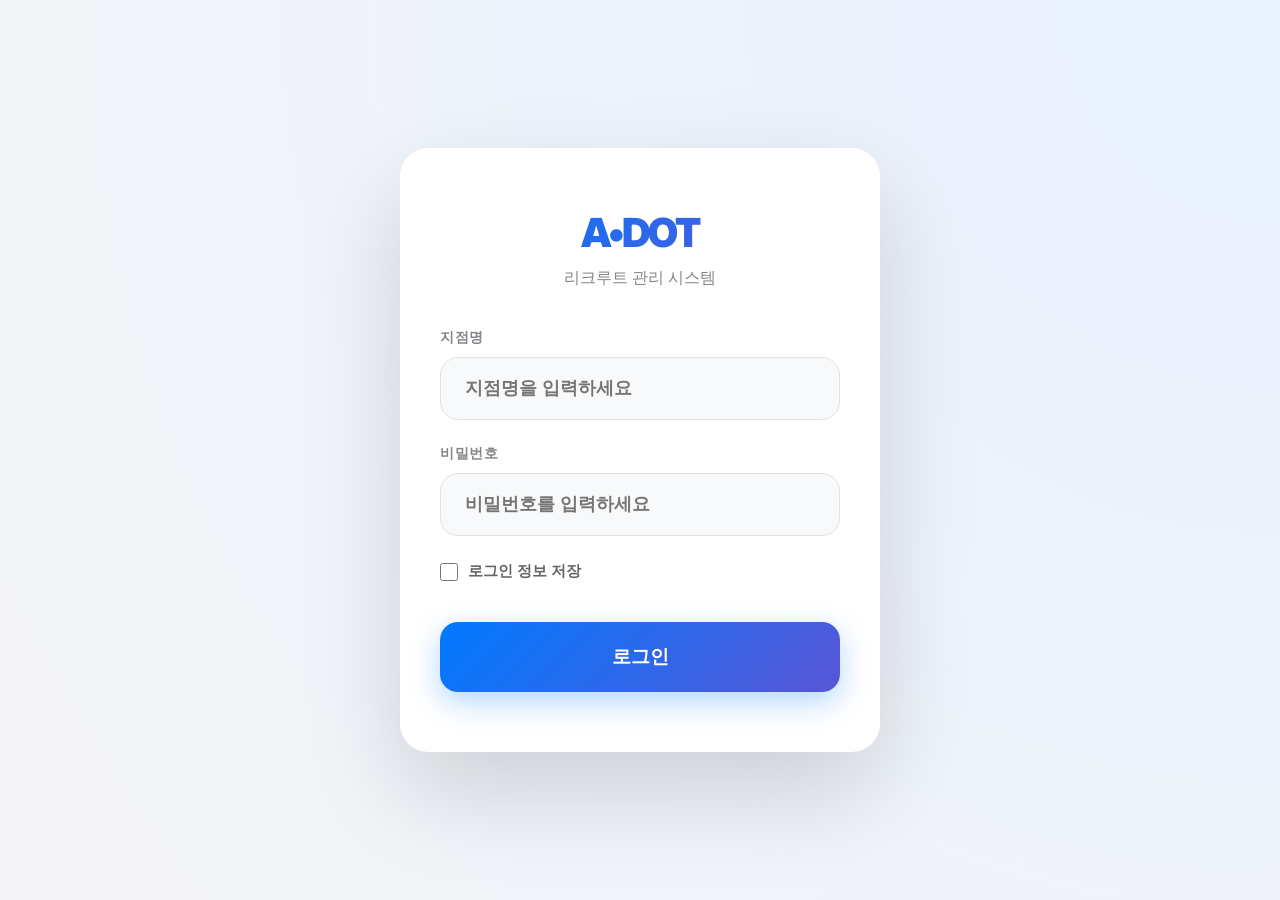
<file: index.html>
<!DOCTYPE html>
<html lang="ko">

<head>
    <meta charset="UTF-8">
    <meta name="viewport" content="width=device-width, initial-scale=1.0">
    <title>에이닷 리크루트 관리 시스템</title>

    <link rel="preconnect" href="https://fonts.googleapis.com">
    <link rel="preconnect" href="https://fonts.gstatic.com" crossorigin>
    <link href="https://fonts.googleapis.com/css2?family=Inter:wght@400;500;600;700;800;900&display=swap"
        rel="stylesheet">

    <link rel="stylesheet" href="style.css?v=7">
    <script>
        if (!localStorage.getItem('recruit_session')) {
            window.location.href = 'login.html';
        }
    </script>
</head>

<body>
    <div id="pull-to-refresh-indicator"
        style="position: fixed; top: -60px; left: 0; width: 100%; height: 60px; display: flex; justify-content: center; align-items: center; z-index: 1500; transition: transform 0.2s ease;">
        <div class="refresh-spinner"
            style="width: 25px; height: 25px; border: 3px solid rgba(0, 122, 255, 0.2); border-top: 3px solid #007aff; border-radius: 50%;">
        </div>
    </div>
    <div id="loading-overlay"
        style="position: fixed; top: 0; left: 0; width: 100%; height: 100%; background: white; z-index: 2000; display: flex; justify-content: center; align-items: center;">
        <div
            style="width: 40px; height: 40px; border: 4px solid #f3f3f3; border-top: 4px solid #007aff; border-radius: 50%; animation: spin 1s linear infinite;">
        </div>
    </div>
    <style>
        @keyframes spin {
            0% {
                transform: rotate(0deg);
            }

            100% {
                transform: rotate(360deg);
            }
        }
    </style>

    <div class="container">
        <header>
            <div class="user-info-bar">
                <span id="user-branch-display"></span>
                <button id="logout-btn">로그아웃</button>
            </div>
            <h1 class="brand">
                <span class="brand-top">A•DOT 리크루트</span>
                <span class="brand-bottom">관리 시스템</span>
            </h1>
            <p class="subtitle">모든 지원 현황을 한눈에 관리하세요</p>
        </header>

        <section class="search-container">
            <input type="text" id="search-input" placeholder="지점명, 이름, 전화번호 또는 주소로 검색" autocomplete="off">
        </section>

        <main>
            <!-- Document Pass Section -->
            <section id="section-pass" style="margin-bottom: 60px;">
                <div style="display: flex; align-items: center; gap: 12px; margin-bottom: 25px; padding: 0 10px;">
                    <span style="font-size: 1.5rem;">📝</span>
                    <h2 style="font-size: 1.5rem; font-weight: 900; color: #1a202c;">서류합격</h2>
                    <span id="count-pass"
                        style="background: var(--primary); color: white; padding: 2px 12px; border-radius: 20px; font-size: 0.9rem; font-weight: 800;">0</span>
                </div>
                <div id="grid-pass" class="grid"></div>
            </section>

            <!-- Interview Pass Section (New) -->
            <section id="section-finalized" style="margin-bottom: 60px;">
                <div style="display: flex; align-items: center; gap: 12px; margin-bottom: 25px; padding: 0 10px;">
                    <span style="font-size: 1.5rem;">✅</span>
                    <h2 style="font-size: 1.5rem; font-weight: 900; color: #276749;">집체교육 대기자</h2>
                    <span id="count-finalized"
                        style="background: #276749; color: white; padding: 2px 12px; border-radius: 20px; font-size: 0.9rem; font-weight: 800;">0</span>
                </div>
                <div id="grid-finalized" class="grid"></div>
            </section>

            <!-- All Applicants Section -->
            <section id="section-all">
                <div style="display: flex; align-items: center; gap: 12px; margin-bottom: 25px; padding: 0 10px;">
                    <span style="font-size: 1.5rem;">👥</span>
                    <h2 style="font-size: 1.5rem; font-weight: 900; color: #1a202c;">지원자 정보</h2>
                    <span id="count-all"
                        style="background: #e2e8f0; color: #4a5568; padding: 2px 12px; border-radius: 20px; font-size: 0.9rem; font-weight: 800;">0</span>
                </div>
                <div id="grid-all" class="grid"></div>
                <div id="loading" class="loading" style="display: none;">지원 정보를 불러오는 중입니다...</div>
                <div id="error-message" style="display: none;"></div>
            </section>
        </main>
    </div>

    <script>
        document.getElementById('logout-btn').addEventListener('click', () => {
            localStorage.removeItem('recruit_session');
            window.location.href = 'login.html';
        });
    </script>

    <!-- Premium Modal -->
    <div id="modal-overlay" class="modal-overlay">
        <div class="modal-content">
            <div class="modal-sidebar">
                <button id="close-modal" class="close-btn">&times;</button>
                <div id="modal-photo-container" class="card-photo-container"
                    style="aspect-ratio: 1; margin-top: 40px; margin-bottom: 30px; border-radius: 20px; box-shadow: 0 10px 30px rgba(0,0,0,0.15);">
                    <!-- Photo injected here -->
                </div>

                <h2 id="modal-name"
                    style="font-size: 2.8rem; font-weight: 900; margin-bottom: 8px; letter-spacing: -0.05em; color: white;">
                    지원자 성함
                </h2>
                <p id="modal-birth"
                    style="font-size: 1.1rem; opacity: 0.9; font-weight: 600; margin-bottom: 30px; color: white;">생년월일
                    (나이)</p>

                <div class="modal-info-group" style="margin-bottom: 25px;">
                    <span class="detail-label" style="color: rgba(255,255,255,0.7); font-size: 0.75rem;">지망 지점</span>
                    <div id="modal-tags" style="display: flex; flex-direction: column; gap: 8px; margin-top: 8px;">
                        <!-- Branch Tags here -->
                    </div>
                </div>

                <div class="modal-info-group" style="margin-bottom: 25px;">
                    <span class="detail-label" style="color: rgba(255,255,255,0.7); font-size: 0.75rem;">전화번호</span>
                    <div style="display: flex; align-items: center; gap: 12px; margin-top: 5px;">
                        <p id="modal-phone"
                            style="color: white; font-weight: 800; font-size: 1.25rem; letter-spacing: 0.02em;">
                            -</p>
                        <a id="modal-phone-call" href="#" class="call-btn">
                            <svg width="20" height="20" viewBox="0 0 24 24" fill="none" stroke="currentColor" stroke-width="2.5" stroke-linecap="round" stroke-linejoin="round"><path d="M22 16.92v3a2 2 0 0 1-2.18 2 19.79 19.79 0 0 1-8.63-3.07 19.5 19.5 0 0 1-6-6 19.79 19.79 0 0 1-3.07-8.67A2 2 0 0 1 4.11 2h3a2 2 0 0 1 2 1.72 12.84 12.84 0 0 0 .7 2.81 2 2 0 0 1-.45 2.11L8.09 9.91a16 16 0 0 0 6 6l1.27-1.27a2 2 0 0 1 2.11-.45 12.84 12.84 0 0 0 2.81.7A2 2 0 0 1 22 16.92z"/></svg>
                        </a>
                    </div>
                </div>

                <div class="modal-info-group" style="margin-bottom: 20px;">
                    <span class="detail-label" style="color: rgba(255,255,255,0.7); font-size: 0.75rem;">이메일</span>
                    <p id="modal-email" style="color: white; font-weight: 600; font-size: 1rem; margin-top: 5px;">-</p>
                </div>

                <div class="modal-info-group" style="margin-bottom: 20px;">
                    <span class="detail-label" style="color: rgba(255,255,255,0.7); font-size: 0.75rem;">주소</span>
                    <p id="modal-address"
                        style="color: white; font-weight: 600; font-size: 1rem; margin-top: 5px; line-height: 1.4;">-
                    </p>
                </div>

                <div class="modal-info-group">
                    <span class="detail-label" style="color: rgba(255,255,255,0.7); font-size: 0.75rem;">병역사항</span>
                    <p id="modal-military" style="color: white; font-weight: 600; font-size: 1rem; margin-top: 5px;">-
                    </p>
                </div>
            </div>

            <div class="modal-main">

                <div class="detail-section" style="margin-bottom: 30px;">
                    <div
                        style="display: flex; justify-content: space-between; align-items: center; margin-bottom: 25px; border-bottom: 2px solid #eee; padding-bottom: 15px;">
                        <h2 style="font-size: 1.5rem; font-weight: 800; color: var(--text-main); margin: 0;">📋 강사 상세 정보
                        </h2>
                    </div>

                    <div class="info-row"
                        style="margin-bottom: 30px; display: flex; gap: 40px; border-bottom: 1px solid #f0f0f0; padding-bottom: 20px;">
                        <div>
                            <span class="detail-label" style="font-size: 1.15rem; color: var(--primary);">학력사항</span>
                            <p id="modal-degree-detail"
                                style="font-size: 1.15rem; font-weight: 700; color: var(--text-main);">-</p>
                        </div>
                        <div>
                            <span class="detail-label" style="font-size: 1.15rem; color: var(--primary);">학교</span>
                            <p id="modal-school-detail"
                                style="font-size: 1.15rem; font-weight: 700; color: var(--text-main);">-</p>
                        </div>
                    </div>

                    <div style="margin-bottom: 20px;">
                        <span class="detail-label"
                            style="font-size: 1rem; margin-bottom: 8px; color: #000; font-weight: 900;">강점 검사 결과</span>
                        <p id="modal-strengths"
                            style="font-size: 0.85rem; line-height: 1.6; color: var(--text-main); background: #fafafa; padding: 15px; border-radius: 12px; border: 1px solid #efefef;">
                            -</p>
                    </div>

                    <div style="margin-bottom: 30px;">
                        <span class="detail-label"
                            style="font-size: 1rem; margin-bottom: 8px; color: #000; font-weight: 900;">강사로서의 장점</span>
                        <p id="modal-vision"
                            style="font-size: 0.85rem; line-height: 1.6; color: var(--text-main); background: #fafafa; padding: 15px; border-radius: 12px; border: 1px solid #efefef;">
                            -</p>
                    </div>

                    <div style="display: flex; flex-direction: column; gap: 20px; margin-bottom: 30px;">
                        <div class="info-block"
                            style="background: #f0f7ff; padding: 25px; border-radius: 20px; border-left: 5px solid var(--primary); min-height: 140px;">
                            <span class="detail-label"
                                style="font-size: 1rem; color: var(--primary); margin-bottom: 10px;">💼 사회 경험</span>
                            <p id="modal-experience"
                                style="font-size: 0.85rem; line-height: 1.6; color: #333; white-space: pre-wrap;">-</p>
                        </div>
                        <div class="info-block"
                            style="background: #fff8f8; padding: 25px; border-radius: 20px; border-left: 5px solid var(--accent); min-height: 240px;">
                            <span class="detail-label"
                                style="font-size: 1rem; color: var(--accent); margin-bottom: 10px;">✍️ 자기소개</span>
                            <p id="modal-introduction"
                                style="font-size: 0.85rem; line-height: 1.6; color: #333; white-space: pre-wrap;">-</p>
                        </div>
                    </div>
                </div>

                <div class="detail-section"
                    style="background: #f8f9fb; padding: 30px; border-radius: 20px; border: 1px solid #edf2f7;">
                    <div style="margin-bottom: 25px;">
                        <label
                            style="display: flex; align-items: center; gap: 12px; cursor: pointer; font-weight: 800; color: var(--text-main); font-size: 1.1rem; margin-bottom: 15px;">
                            <input type="checkbox" id="pass-checkbox"
                                style="width: 24px; height: 24px; cursor: pointer; margin: 0;">
                            이 지원자를 서류 전형 합격으로 결정하시겠습니까?
                        </label>
                        <div
                            style="background: #fff5f5; border: 1px dashed #fcc; padding: 15px; border-radius: 10px; font-size: 0.75rem; color: #d63031; line-height: 1.6;">
                            <p style="margin: 0;">※ 서류 합격 처리 시, 지원자에게 연락하여 <b>면접 일정을 반드시 확정</b>해 주세요.</p>
                            <p style="margin: 5px 0 0;">※ 서류 합격 저장 시, 지원자에게 면접 일정 안내 문자가 발송됩니다.</p>
                        </div>
                    </div>

                    <form id="schedule-form">
                        <div style="margin-bottom: 25px; padding-bottom: 20px; border-bottom: 1px solid #eee;">
                            <label class="detail-label"
                                style="display: block; margin-bottom: 12px; font-size: 0.85rem; font-weight: 700;">📅 면접
                                일정 확정</label>
                            <input type="datetime-local" id="interview-date"
                                style="width: 100%; padding: 15px; border-radius: 12px; border: 1px solid #d1d9e2; font-size: 1rem; color: #333; font-family: 'Inter', sans-serif;">
                        </div>

                        <div style="margin-bottom: 25px;">
                            <label class="detail-label"
                                style="display: block; margin-bottom: 15px; font-size: 0.9rem; font-weight: 800; color: var(--text-main);">🎤
                                이 지원자의 면접 결과를 입력해 주세요</label>
                            <div style="display: flex; gap: 20px; margin-bottom: 15px;">
                                <label
                                    style="display: flex; align-items: center; gap: 8px; cursor: pointer; font-weight: 700; color: #007aff;">
                                    <input type="radio" name="interview-result" value="합합"
                                        style="width: 20px; height: 20px; cursor: pointer;"> 면접 합격
                                </label>
                                <label
                                    style="display: flex; align-items: center; gap: 8px; cursor: pointer; font-weight: 700; color: #e53e3e;">
                                    <input type="radio" name="interview-result" value="불합"
                                        style="width: 20px; height: 20px; cursor: pointer;"> 불합격
                                </label>
                            </div>
                            <div
                                style="background: #fff5f5; border: 1px dashed #fcc; padding: 15px; border-radius: 10px; font-size: 0.75rem; color: #d63031; line-height: 1.6;">
                                <p style="margin: 0;">※ 면접 종료 후 <b>48시간 이내</b>에 면접 결과와 집체 교육 시작일을 입력해야 합니다.</p>
                                <p style="margin: 5px 0 0;">※ 48시간 이내 미입력 시, 타 지점에 기회가 돌아가게 됩니다.</p>
                                <p style="margin: 5px 0 0;">※ 면접 합격 처리 시, 지원자에게 집체 교육 안내 문자가 발송됩니다.</p>
                                <p style="margin: 5px 0 0;">※ 면접 합격 취소 시, 면접 불합격으로 저장하시면 됩니다.</p>
                            </div>
                        </div>

                        <div id="training-section"
                            style="margin-bottom: 25px; background: #f0f7ff; padding: 20px; border-radius: 15px; border: 1px solid #d0e7ff;">
                            <label class="detail-label"
                                style="display: block; margin-bottom: 8px; font-size: 0.85rem; font-weight: 700; color: #0056b3;">🚀
                                집체 교육 시작일 (합격 시 필수)</label>
                            <input type="date" id="training-date"
                                style="width: 100%; padding: 15px; border-radius: 12px; border: 1px solid #b8d9ff; font-size: 1rem; color: #333; font-family: 'Inter', sans-serif; background: white;">
                        </div>
                        <button type="submit" id="submit-schedule"
                            style="width: 100%; background: #007aff; color: white; border: none; padding: 20px; border-radius: 12px; font-weight: 700; font-size: 1.1rem; cursor: pointer; transition: 0.3s;">저장하기</button>
                    </form>
                </div>
            </div>
        </div>
    </div>

    <div id="toast-container" class="toast-container"></div>
    <script src="app.js?v=16"></script>
</body>

</html>
</file>
<file: style.css>
:root {
  --primary: #007aff;
  --primary-dark: #0056b3;
  --secondary: #5856d6;
  --accent: #ff2d55;
  --bg-color: #f5f5f7;
  --card-bg: rgba(255, 255, 255, 0.85);
  --text-main: #1d1d1f;
  --text-secondary: #86868b;
  --glass-bg: rgba(255, 255, 255, 0.7);
  --glass-border: rgba(255, 255, 255, 0.4);
  --shadow-premium: 0 10px 40px rgba(0, 0, 0, 0.06);
  --shadow-hover: 0 20px 60px rgba(0, 0, 0, 0.12);
  --radius: 28px;
}

* {
  margin: 0;
  padding: 0;
  box-sizing: border-box;
  -webkit-font-smoothing: antialiased;
}

body {
  font-family: 'Inter', -apple-system, system-ui, sans-serif;
  background-color: var(--bg-color);
  background: radial-gradient(circle at top right, #e8f1ff 0%, #f5f5f7 100%);
  color: var(--text-main);
  min-height: 100vh;
  padding: 40px 20px;
}

@keyframes spin-refresh {
  0% { transform: rotate(0deg); }
  100% { transform: rotate(360deg); }
}

.refresh-spinner {
  animation: spin-refresh 0.8s linear infinite;
}

.container {
  max-width: 1400px;
  margin: 0 auto;
}

header {
  text-align: center;
  margin-bottom: 60px;
  animation: fadeInDown 0.8s ease-out;
}

h1 {
  font-size: 3.5rem;
  font-weight: 900;
  letter-spacing: -0.05em;
  margin-bottom: 12px;
  background: linear-gradient(135deg, #1d1d1f 0%, var(--primary) 100%);
  -webkit-background-clip: text;
  -webkit-text-fill-color: transparent;
  background-clip: text;
  display: flex;
  flex-direction: column;
  align-items: center;
}

.brand-bottom {
  color: #000;
  -webkit-text-fill-color: #000;
}

.user-info-bar {
  position: absolute;
  top: 20px;
  right: 20px;
  display: flex;
  align-items: center;
  gap: 15px;
}

#user-branch-display {
  font-weight: 700;
  color: #4a5568;
  font-size: 0.9rem;
  background: #edf2f7;
  padding: 6px 14px;
  border-radius: 10px;
  border: 1px solid rgba(0, 0, 0, 0.05);
}

#logout-btn {
  padding: 10px 20px;
  border-radius: 12px;
  border: 1px solid rgba(0, 0, 0, 0.1);
  background: white;
  cursor: pointer;
  font-weight: 700;
  color: #4a5568;
  transition: all 0.2s;
}

.subtitle {
  font-size: 1.25rem;
  color: var(--text-secondary);
  font-weight: 500;
}

/* Search Bar */
.search-container {
  max-width: 700px;
  margin: 0 auto 80px;
  position: relative;
  z-index: 10;
}

#search-input {
  width: 100%;
  padding: 24px 36px;
  border-radius: 100px;
  border: 1px solid rgba(0, 0, 0, 0.08);
  background: var(--glass-bg);
  backdrop-filter: blur(20px);
  -webkit-backdrop-filter: blur(20px);
  font-size: 1.2rem;
  box-shadow: var(--shadow-premium);
  transition: all 0.4s cubic-bezier(0.2, 0, 0, 1);
}

#search-input:focus {
  outline: none;
  background: white;
  transform: translateY(-4px) scale(1.02);
  box-shadow: 0 20px 50px rgba(0, 122, 255, 0.15);
  border-color: var(--primary);
}

/* Card News Grid */
.grid {
  display: grid;
  grid-template-columns: repeat(auto-fill, minmax(320px, 1fr));
  gap: 30px;
}

.card {
  background: var(--card-bg);
  border-radius: var(--radius);
  padding: 25px;
  box-shadow: var(--shadow-premium);
  border: 1px solid var(--glass-border);
  backdrop-filter: blur(10px);
  -webkit-backdrop-filter: blur(10px);
  transition: all 0.5s cubic-bezier(0.23, 1, 0.32, 1);
  cursor: pointer;
  display: flex;
  flex-direction: column;
  height: auto;
  min-height: 400px;
  position: relative;
  overflow: hidden;
}

.card:hover {
  transform: translateY(-10px);
  box-shadow: var(--shadow-hover);
}

.card-branches {
  display: flex;
  flex-direction: column;
  gap: 8px;
  margin-bottom: 20px;
}

.branch-tag {
  background: rgba(0, 122, 255, 0.08);
  color: var(--primary);
  padding: 6px 14px;
  border-radius: 10px;
  font-size: 0.8rem;
  font-weight: 800;
  border: 1px solid rgba(0, 122, 255, 0.1);
  transition: all 0.3s ease;
  width: fit-content;
}

.card-photo-container {
  width: 100%;
  aspect-ratio: 4 / 3;
  /* Reduced from 1/1 to 4/3 to save space */
  background: #f0f2f5;
  border-radius: 20px;
  overflow: hidden;
  margin-bottom: 15px;
  display: flex;
  align-items: center;
  justify-content: center;
  border: 1px solid rgba(0, 0, 0, 0.03);
}

.card-photo {
  width: 100%;
  height: 100%;
  object-fit: cover;
  transition: transform 0.6s cubic-bezier(0.23, 1, 0.32, 1);
}

.card:hover .card-photo {
  transform: scale(1.05);
}

.card-info {
  margin-top: auto;
  display: flex;
  justify-content: space-between;
  align-items: flex-end;
  position: relative;
}

.click-cue {
  width: 40px;
  height: 40px;
  background: rgba(0, 122, 255, 0.05);
  color: var(--primary);
  border-radius: 12px;
  display: flex;
  align-items: center;
  justify-content: center;
  transition: all 0.4s cubic-bezier(0.23, 1, 0.32, 1);
  border: 1px solid rgba(0, 122, 255, 0.1);
}

.card:hover .click-cue {
  background: var(--primary);
  color: white;
  transform: translateX(5px);
  box-shadow: 0 5px 15px rgba(0, 122, 255, 0.3);
}

.card-name {
  font-size: 1.6rem;
  font-weight: 900;
  margin-bottom: 4px;
  color: var(--text-main);
  letter-spacing: -0.03em;
}

.card-sub-info {
  font-size: 0.9rem;
  color: var(--text-secondary);
  font-weight: 600;
}

.card-age {
  margin-left: 6px;
  color: var(--primary);
}

.card:hover .branch-tag {
  background: var(--primary);
  color: white;
}

/* Status Indicator */
.status-badge {
  position: absolute;
  top: 40px;
  right: 40px;
  font-size: 0.8rem;
  font-weight: 800;
  text-transform: uppercase;
  letter-spacing: 0.1em;
  color: var(--accent);
}

/* Modal Styling */
.modal-overlay {
  position: fixed;
  top: 0;
  left: 0;
  width: 100%;
  height: 100%;
  background: rgba(0, 0, 0, 0.6);
  backdrop-filter: blur(15px);
  -webkit-backdrop-filter: blur(15px);
  display: flex;
  justify-content: center;
  align-items: center;
  z-index: 3000;
  opacity: 0;
  pointer-events: none;
  transition: all 0.4s cubic-bezier(0.2, 0, 0, 1);
  padding: 20px;
}

body.modal-open {
  overflow: hidden !important;
  height: 100vh;
}

.modal-overlay.active {
  opacity: 1;
  pointer-events: auto;
}

.modal-content {
  background: white;
  width: 95%;
  max-width: 1100px;
  max-height: 90vh;
  display: flex;
  flex-direction: row;
  overflow: hidden;
  border-radius: var(--radius);
  box-shadow: 0 30px 100px rgba(0, 0, 0, 0.3);
  
  /* Absolute Centering for maximum reliability */
  position: absolute;
  top: 50%;
  left: 50%;
  transform: translate(-50%, -50%) scale(0.9);
  opacity: 0;
  transition: all 0.4s cubic-bezier(0.2, 0, 0, 1);
}

.modal-overlay.active .modal-content {
  transform: translate(-50%, -50%) scale(1);
  opacity: 1;
}

.modal-sidebar {
  background: linear-gradient(160deg, var(--primary) 0%, var(--secondary) 100%);
  padding: 50px 40px;
  color: white;
  flex: 0 0 380px;
  overflow-y: auto;
  position: relative;
}

.modal-main {
  padding: 50px;
  background: white;
  flex: 1;
  overflow-y: auto;
}

.detail-label {
  font-size: 0.85rem;
  font-weight: 800;
  text-transform: uppercase;
  color: var(--text-secondary);
  margin-bottom: 12px;
  display: block;
  letter-spacing: 0.05em;
}

.detail-value {
  font-size: 1.2rem;
  font-weight: 600;
  margin-bottom: 40px;
  line-height: 1.8;
}

.close-btn {
  position: absolute;
  top: 20px;
  right: 20px;
  background: rgba(255, 255, 255, 0.2);
  color: white;
  border: none;
  width: 40px;
  height: 40px;
  border-radius: 50%;
  cursor: pointer;
  display: flex;
  align-items: center;
  justify-content: center;
  font-size: 1.4rem;
  transition: all 0.2s ease;
  z-index: 10;
}

.close-btn:hover {
  background: rgba(255, 255, 255, 0.4);
  transform: rotate(90deg);
}

.call-btn {
  width: 44px;
  height: 44px;
  background: white;
  color: var(--primary);
  border-radius: 12px;
  display: flex;
  align-items: center;
  justify-content: center;
  text-decoration: none;
  box-shadow: 0 4px 12px rgba(0, 0, 0, 0.15);
  transition: all 0.2s ease;
}

.call-btn:hover {
  transform: scale(1.1) rotate(-10deg);
  background: var(--primary);
  color: white;
}

.call-btn:active {
  transform: scale(0.95);
}

@keyframes fadeInDown {
  from {
    opacity: 0;
    transform: translateY(-30px);
  }

  to {
    opacity: 1;
    transform: translateY(0);
  }
}

@keyframes cardAppear {
  from {
    opacity: 0;
    transform: translateY(50px) scale(0.95);
  }

  to {
    opacity: 1;
    transform: translateY(0) scale(1);
  }
}

/* Responsive */
@media (max-width: 900px) {
  .modal-overlay {
    padding: 10px;
  }

  .modal-content {
    flex-direction: column;
    max-height: 95vh;
    overflow-y: auto; /* Enable scrolling for the whole modal content */
  }

  .modal-sidebar {
    flex: none; /* Sidebar no longer takes fixed width/flex */
    width: 100%;
    padding: 30px 20px;
    overflow-y: visible; /* Disable independent scrolling */
  }

  .modal-main {
    padding: 30px 20px;
    overflow-y: visible; /* Disable independent scrolling */
  }

  .grid {
    grid-template-columns: 1fr;
  }

  h1 {
    font-size: 2.5rem;
    line-height: 1.2;
  }

  .brand-top, .brand-bottom {
    display: block;
  }

  .user-info-bar {
    position: static;
    justify-content: center;
    margin-bottom: 20px;
    padding: 0 10px;
  }
}

/* Empty/Error Message */
#error-message {
  text-align: center;
  padding: 100px 20px;
  background: white;
  border-radius: var(--radius);
  box-shadow: var(--shadow-premium);
}

#error-message h2 {
  margin-bottom: 15px;
}

#error-message p {
  color: var(--text-secondary);
}

/* Toast Notifications - Cool Tone Premium */
.toast-container {
  position: fixed;
  top: 24px;
  right: 24px;
  z-index: 5000;
  display: flex;
  flex-direction: column;
  gap: 12px;
  pointer-events: none;
}

.toast {
  min-width: 320px;
  max-width: 450px;
  background: rgba(255, 255, 255, 0.75);
  backdrop-filter: blur(20px);
  -webkit-backdrop-filter: blur(20px);
  border: 1px solid rgba(255, 255, 255, 0.5);
  border-left: 6px solid #007aff;
  padding: 20px 24px;
  border-radius: 20px;
  box-shadow: 0 15px 40px rgba(0, 0, 0, 0.1);
  display: flex;
  align-items: center;
  gap: 16px;
  pointer-events: auto;
  animation: toastSlideIn 0.6s cubic-bezier(0.2, 0, 0, 1) forwards;
  transition: all 0.4s ease;
}

.toast.removing {
  animation: toastFadeOut 0.4s ease forwards;
}

.toast-icon {
  width: 38px;
  height: 38px;
  background: #f0f7ff;
  border-radius: 12px;
  display: flex;
  align-items: center;
  justify-content: center;
  flex-shrink: 0;
}

.toast-content {
  flex: 1;
}

.toast-title {
  font-weight: 800;
  color: #1d1d1f;
  font-size: 1rem;
  margin-bottom: 2px;
}

.toast-message {
  color: #4a5568;
  font-size: 0.85rem;
  line-height: 1.5;
}

.toast.warning {
  border-left-color: #ff9500;
}
.toast.warning .toast-icon {
  background: #fff9f0;
}
.toast.success {
  border-left-color: #34c759;
}
.toast.success .toast-icon {
  background: #f0fdf4;
}
.toast.error {
  border-left-color: #ff3b30;
}
.toast.error .toast-icon {
  background: #fff5f5;
}

@keyframes toastSlideIn {
  from {
    opacity: 0;
    transform: translateX(100%) scale(0.9);
  }
  to {
    opacity: 1;
    transform: translateX(0) scale(1);
  }
}

@keyframes toastFadeOut {
  to {
    opacity: 0;
    transform: translateX(20px) scale(0.95);
  }
}
</file>
